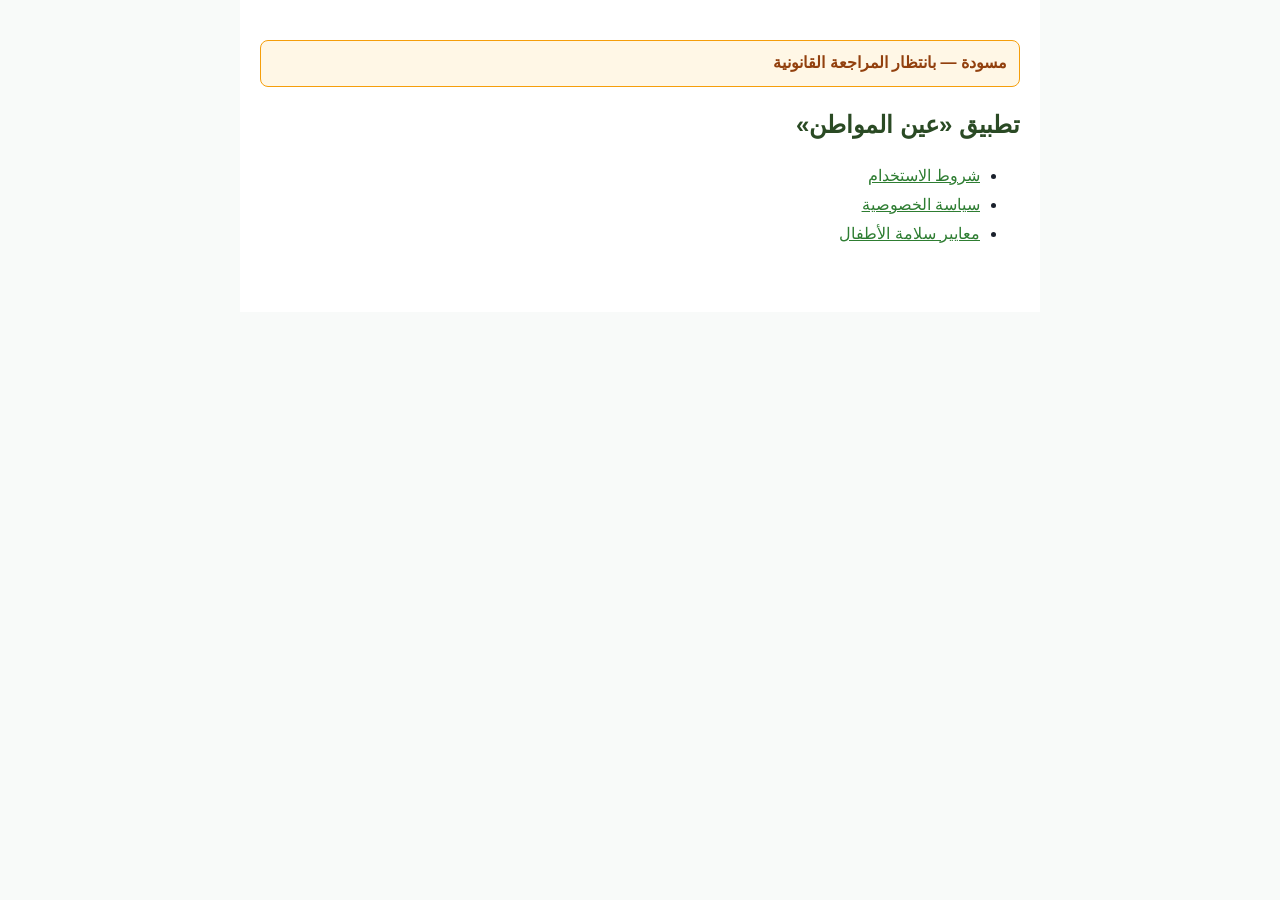
<file: index.html>
<!DOCTYPE html>
<html lang="ar" dir="rtl">
<head>
<meta charset="utf-8">
<meta name="viewport" content="width=device-width, initial-scale=1">
<title>عين المواطن — الصفحات القانونية</title>
<link rel="stylesheet" href="style.css">
</head>
<body>
<main>
<p class="draft">مسودة — بانتظار المراجعة القانونية</p>
<h1>تطبيق «عين المواطن»</h1>
<ul>
<li><a href="terms.html">شروط الاستخدام</a></li>
<li><a href="privacy.html">سياسة الخصوصية</a></li>
<li><a href="child-safety.html">معايير سلامة الأطفال</a></li>
</ul>
</main>
</body>
</html>
</file>
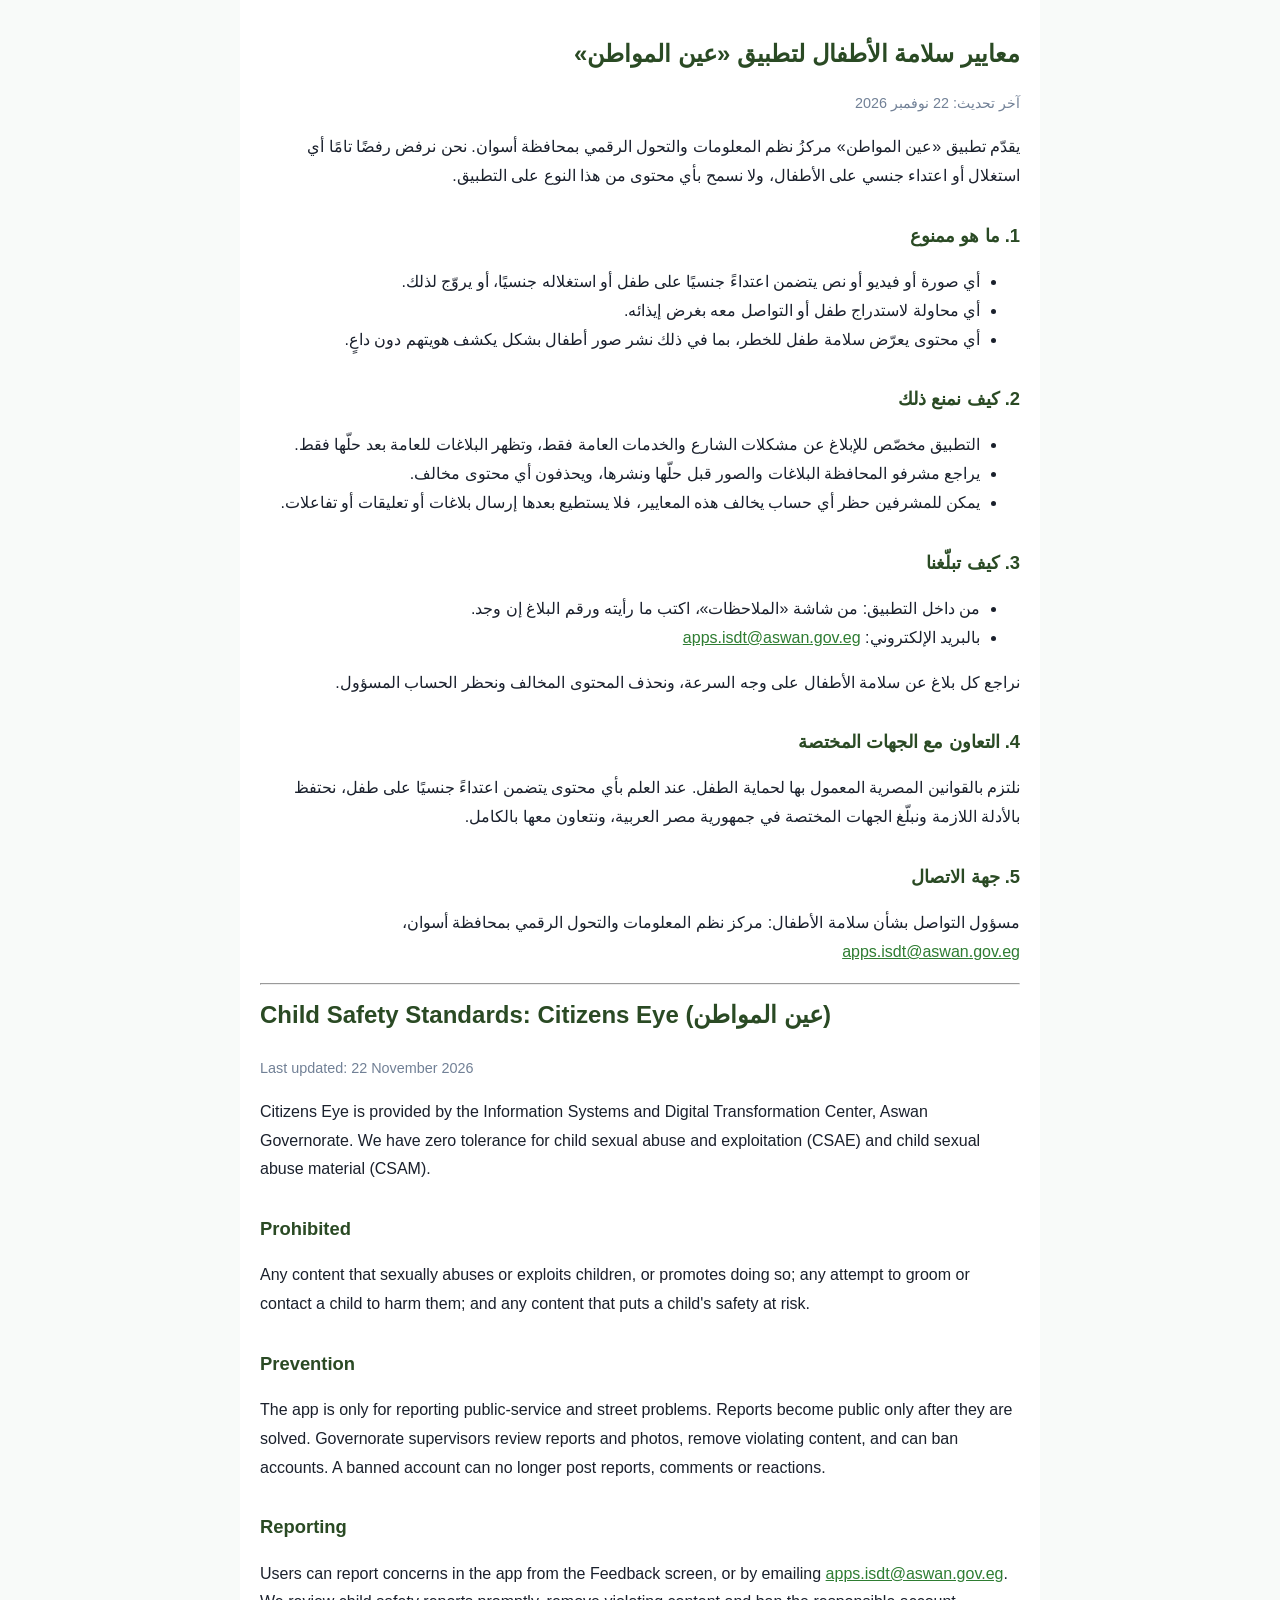
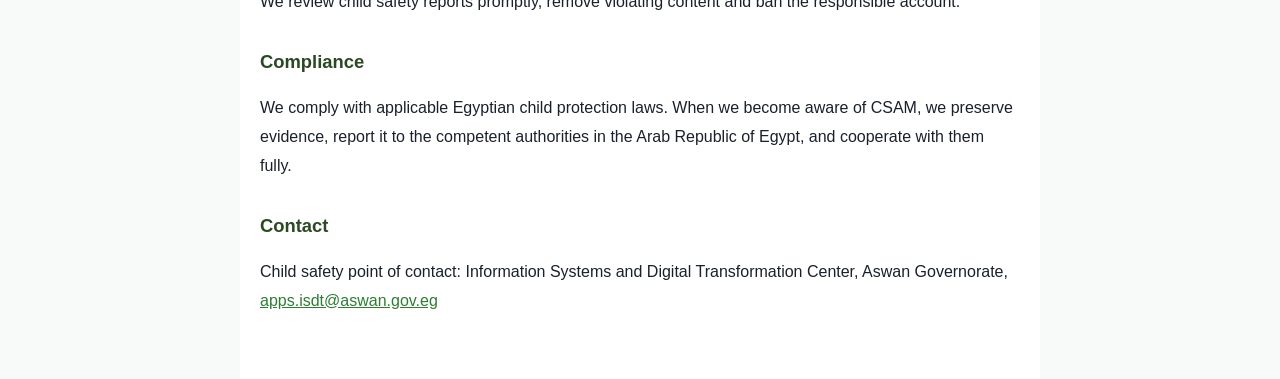
<file: child-safety.html>
<!DOCTYPE html>
<html lang="ar" dir="rtl">
<head>
<meta charset="utf-8">
<meta name="viewport" content="width=device-width, initial-scale=1">
<title>معايير سلامة الأطفال — عين المواطن</title>
<link rel="stylesheet" href="style.css">
</head>
<body>
<main>
<h1>معايير سلامة الأطفال لتطبيق «عين المواطن»</h1>
<p class="meta">آخر تحديث: 22 نوفمبر 2026</p>

<p>يقدّم تطبيق «عين المواطن» مركزُ نظم المعلومات والتحول الرقمي بمحافظة أسوان. نحن نرفض رفضًا تامًا أي استغلال أو اعتداء جنسي على الأطفال، ولا نسمح بأي محتوى من هذا النوع على التطبيق.</p>

<h2>1. ما هو ممنوع</h2>
<ul>
<li>أي صورة أو فيديو أو نص يتضمن اعتداءً جنسيًا على طفل أو استغلاله جنسيًا، أو يروّج لذلك.</li>
<li>أي محاولة لاستدراج طفل أو التواصل معه بغرض إيذائه.</li>
<li>أي محتوى يعرّض سلامة طفل للخطر، بما في ذلك نشر صور أطفال بشكل يكشف هويتهم دون داعٍ.</li>
</ul>

<h2>2. كيف نمنع ذلك</h2>
<ul>
<li>التطبيق مخصّص للإبلاغ عن مشكلات الشارع والخدمات العامة فقط، وتظهر البلاغات للعامة بعد حلّها فقط.</li>
<li>يراجع مشرفو المحافظة البلاغات والصور قبل حلّها ونشرها، ويحذفون أي محتوى مخالف.</li>
<li>يمكن للمشرفين حظر أي حساب يخالف هذه المعايير، فلا يستطيع بعدها إرسال بلاغات أو تعليقات أو تفاعلات.</li>
</ul>

<h2>3. كيف تبلّغنا</h2>
<ul>
<li>من داخل التطبيق: من شاشة «الملاحظات»، اكتب ما رأيته ورقم البلاغ إن وجد.</li>
<li>بالبريد الإلكتروني: <a href="mailto:apps.isdt@aswan.gov.eg">apps.isdt@aswan.gov.eg</a></li>
</ul>
<p>نراجع كل بلاغ عن سلامة الأطفال على وجه السرعة، ونحذف المحتوى المخالف ونحظر الحساب المسؤول.</p>

<h2>4. التعاون مع الجهات المختصة</h2>
<p>نلتزم بالقوانين المصرية المعمول بها لحماية الطفل. عند العلم بأي محتوى يتضمن اعتداءً جنسيًا على طفل، نحتفظ بالأدلة اللازمة ونبلّغ الجهات المختصة في جمهورية مصر العربية، ونتعاون معها بالكامل.</p>

<h2>5. جهة الاتصال</h2>
<p>مسؤول التواصل بشأن سلامة الأطفال: مركز نظم المعلومات والتحول الرقمي بمحافظة أسوان، <a href="mailto:apps.isdt@aswan.gov.eg">apps.isdt@aswan.gov.eg</a></p>

<hr>

<section lang="en" dir="ltr">
<h1>Child Safety Standards: Citizens Eye (عين المواطن)</h1>
<p class="meta">Last updated: 22 November 2026</p>
<p>Citizens Eye is provided by the Information Systems and Digital Transformation Center, Aswan Governorate. We have zero tolerance for child sexual abuse and exploitation (CSAE) and child sexual abuse material (CSAM).</p>
<h2>Prohibited</h2>
<p>Any content that sexually abuses or exploits children, or promotes doing so; any attempt to groom or contact a child to harm them; and any content that puts a child's safety at risk.</p>
<h2>Prevention</h2>
<p>The app is only for reporting public-service and street problems. Reports become public only after they are solved. Governorate supervisors review reports and photos, remove violating content, and can ban accounts. A banned account can no longer post reports, comments or reactions.</p>
<h2>Reporting</h2>
<p>Users can report concerns in the app from the Feedback screen, or by emailing <a href="mailto:apps.isdt@aswan.gov.eg">apps.isdt@aswan.gov.eg</a>. We review child safety reports promptly, remove violating content and ban the responsible account.</p>
<h2>Compliance</h2>
<p>We comply with applicable Egyptian child protection laws. When we become aware of CSAM, we preserve evidence, report it to the competent authorities in the Arab Republic of Egypt, and cooperate with them fully.</p>
<h2>Contact</h2>
<p>Child safety point of contact: Information Systems and Digital Transformation Center, Aswan Governorate, <a href="mailto:apps.isdt@aswan.gov.eg">apps.isdt@aswan.gov.eg</a></p>
</section>
</main>
</body>
</html>
</file>
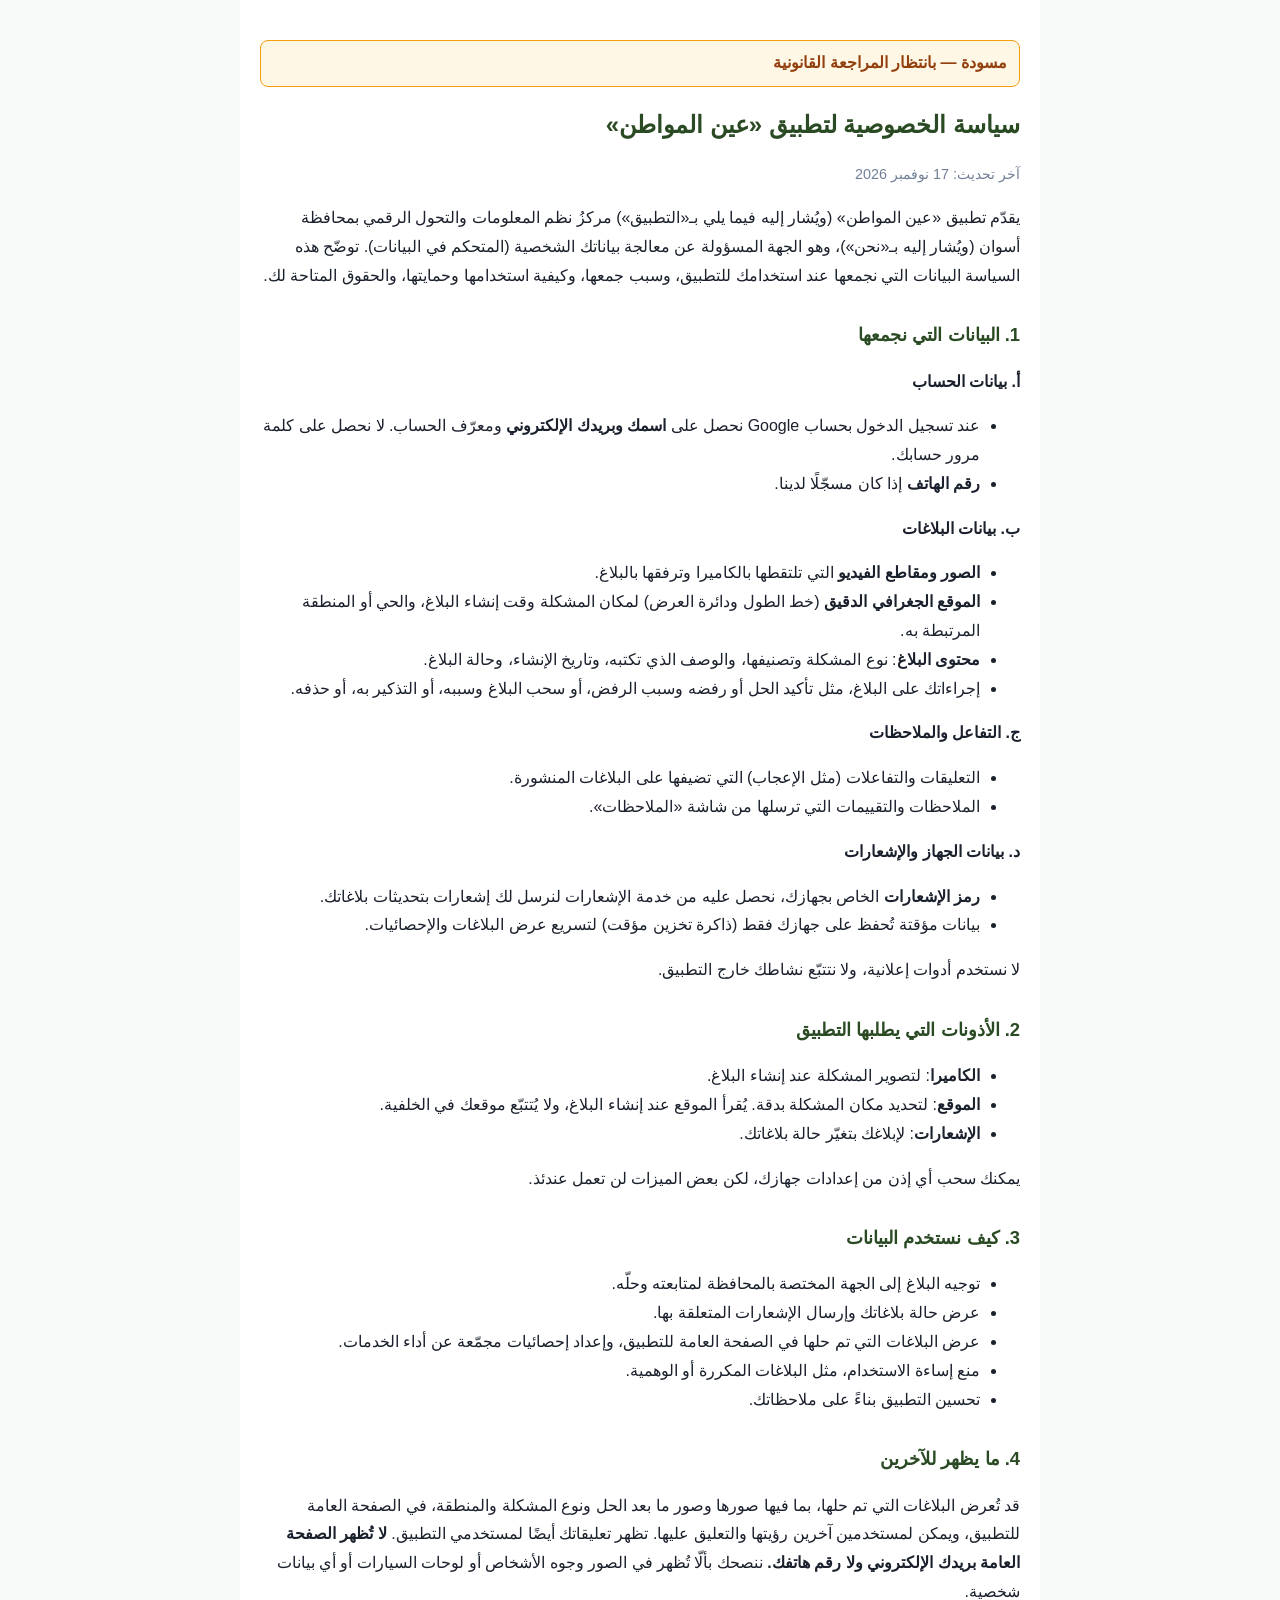
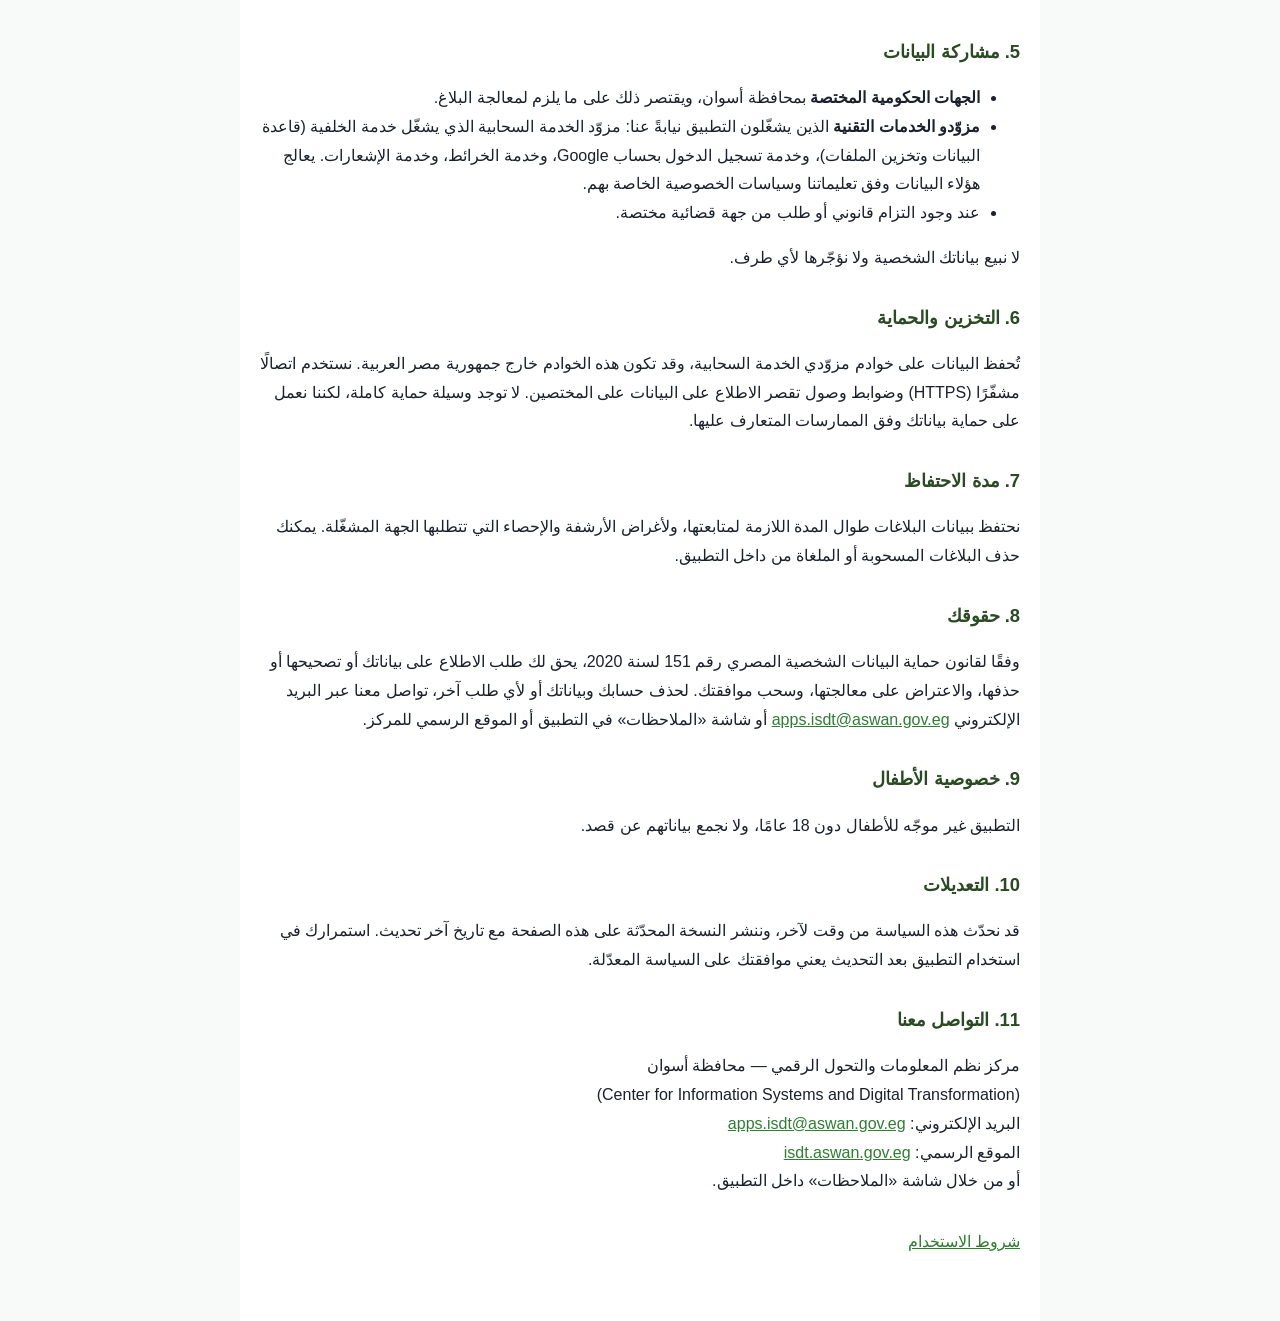
<file: privacy.html>
<!DOCTYPE html>
<html lang="ar" dir="rtl">
<head>
<meta charset="utf-8">
<meta name="viewport" content="width=device-width, initial-scale=1">
<title>سياسة الخصوصية — عين المواطن</title>
<link rel="stylesheet" href="style.css">
</head>
<body>
<main>
<p class="draft">مسودة — بانتظار المراجعة القانونية</p>
<h1>سياسة الخصوصية لتطبيق «عين المواطن»</h1>
<p class="meta">آخر تحديث: 17 نوفمبر 2026</p>

<p>يقدّم تطبيق «عين المواطن» (ويُشار إليه فيما يلي بـ«التطبيق») مركزُ نظم المعلومات والتحول الرقمي بمحافظة أسوان (ويُشار إليه بـ«نحن»)، وهو الجهة المسؤولة عن معالجة بياناتك الشخصية (المتحكم في البيانات). توضّح هذه السياسة البيانات التي نجمعها عند استخدامك للتطبيق، وسبب جمعها، وكيفية استخدامها وحمايتها، والحقوق المتاحة لك.</p>

<h2>1. البيانات التي نجمعها</h2>
<h3>أ. بيانات الحساب</h3>
<ul>
<li>عند تسجيل الدخول بحساب Google نحصل على <strong>اسمك وبريدك الإلكتروني</strong> ومعرّف الحساب. لا نحصل على كلمة مرور حسابك.</li>
<li><strong>رقم الهاتف</strong> إذا كان مسجّلًا لدينا.</li>
</ul>
<h3>ب. بيانات البلاغات</h3>
<ul>
<li><strong>الصور ومقاطع الفيديو</strong> التي تلتقطها بالكاميرا وترفقها بالبلاغ.</li>
<li><strong>الموقع الجغرافي الدقيق</strong> (خط الطول ودائرة العرض) لمكان المشكلة وقت إنشاء البلاغ، والحي أو المنطقة المرتبطة به.</li>
<li><strong>محتوى البلاغ</strong>: نوع المشكلة وتصنيفها، والوصف الذي تكتبه، وتاريخ الإنشاء، وحالة البلاغ.</li>
<li>إجراءاتك على البلاغ، مثل تأكيد الحل أو رفضه وسبب الرفض، أو سحب البلاغ وسببه، أو التذكير به، أو حذفه.</li>
</ul>
<h3>ج. التفاعل والملاحظات</h3>
<ul>
<li>التعليقات والتفاعلات (مثل الإعجاب) التي تضيفها على البلاغات المنشورة.</li>
<li>الملاحظات والتقييمات التي ترسلها من شاشة «الملاحظات».</li>
</ul>
<h3>د. بيانات الجهاز والإشعارات</h3>
<ul>
<li><strong>رمز الإشعارات</strong> الخاص بجهازك، نحصل عليه من خدمة الإشعارات لنرسل لك إشعارات بتحديثات بلاغاتك.</li>
<li>بيانات مؤقتة تُحفظ على جهازك فقط (ذاكرة تخزين مؤقت) لتسريع عرض البلاغات والإحصائيات.</li>
</ul>
<p>لا نستخدم أدوات إعلانية، ولا نتتبّع نشاطك خارج التطبيق.</p>

<h2>2. الأذونات التي يطلبها التطبيق</h2>
<ul>
<li><strong>الكاميرا</strong>: لتصوير المشكلة عند إنشاء البلاغ.</li>
<li><strong>الموقع</strong>: لتحديد مكان المشكلة بدقة. يُقرأ الموقع عند إنشاء البلاغ، ولا يُتتبّع موقعك في الخلفية.</li>
<li><strong>الإشعارات</strong>: لإبلاغك بتغيّر حالة بلاغاتك.</li>
</ul>
<p>يمكنك سحب أي إذن من إعدادات جهازك، لكن بعض الميزات لن تعمل عندئذ.</p>

<h2>3. كيف نستخدم البيانات</h2>
<ul>
<li>توجيه البلاغ إلى الجهة المختصة بالمحافظة لمتابعته وحلّه.</li>
<li>عرض حالة بلاغاتك وإرسال الإشعارات المتعلقة بها.</li>
<li>عرض البلاغات التي تم حلها في الصفحة العامة للتطبيق، وإعداد إحصائيات مجمّعة عن أداء الخدمات.</li>
<li>منع إساءة الاستخدام، مثل البلاغات المكررة أو الوهمية.</li>
<li>تحسين التطبيق بناءً على ملاحظاتك.</li>
</ul>

<h2>4. ما يظهر للآخرين</h2>
<p>قد تُعرض البلاغات التي تم حلها، بما فيها صورها وصور ما بعد الحل ونوع المشكلة والمنطقة، في الصفحة العامة للتطبيق، ويمكن لمستخدمين آخرين رؤيتها والتعليق عليها. تظهر تعليقاتك أيضًا لمستخدمي التطبيق. <strong>لا تُظهر الصفحة العامة بريدك الإلكتروني ولا رقم هاتفك.</strong> ننصحك بألّا تُظهر في الصور وجوه الأشخاص أو لوحات السيارات أو أي بيانات شخصية.</p>

<h2>5. مشاركة البيانات</h2>
<ul>
<li><strong>الجهات الحكومية المختصة</strong> بمحافظة أسوان، ويقتصر ذلك على ما يلزم لمعالجة البلاغ.</li>
<li><strong>مزوّدو الخدمات التقنية</strong> الذين يشغّلون التطبيق نيابةً عنا: مزوّد الخدمة السحابية الذي يشغّل خدمة الخلفية (قاعدة البيانات وتخزين الملفات)، وخدمة تسجيل الدخول بحساب Google، وخدمة الخرائط، وخدمة الإشعارات. يعالج هؤلاء البيانات وفق تعليماتنا وسياسات الخصوصية الخاصة بهم.</li>
<li>عند وجود التزام قانوني أو طلب من جهة قضائية مختصة.</li>
</ul>
<p>لا نبيع بياناتك الشخصية ولا نؤجّرها لأي طرف.</p>

<h2>6. التخزين والحماية</h2>
<p>تُحفظ البيانات على خوادم مزوّدي الخدمة السحابية، وقد تكون هذه الخوادم خارج جمهورية مصر العربية. نستخدم اتصالًا مشفّرًا (HTTPS) وضوابط وصول تقصر الاطلاع على البيانات على المختصين. لا توجد وسيلة حماية كاملة، لكننا نعمل على حماية بياناتك وفق الممارسات المتعارف عليها.</p>

<h2>7. مدة الاحتفاظ</h2>
<p>نحتفظ ببيانات البلاغات طوال المدة اللازمة لمتابعتها، ولأغراض الأرشفة والإحصاء التي تتطلبها الجهة المشغّلة. يمكنك حذف البلاغات المسحوبة أو الملغاة من داخل التطبيق.</p>

<h2>8. حقوقك</h2>
<p>وفقًا لقانون حماية البيانات الشخصية المصري رقم 151 لسنة 2020، يحق لك طلب الاطلاع على بياناتك أو تصحيحها أو حذفها، والاعتراض على معالجتها، وسحب موافقتك. لحذف حسابك وبياناتك أو لأي طلب آخر، تواصل معنا عبر البريد الإلكتروني <a href="mailto:apps.isdt@aswan.gov.eg">apps.isdt@aswan.gov.eg</a> أو شاشة «الملاحظات» في التطبيق أو الموقع الرسمي للمركز.</p>

<h2>9. خصوصية الأطفال</h2>
<p>التطبيق غير موجّه للأطفال دون 18 عامًا، ولا نجمع بياناتهم عن قصد.</p>

<h2>10. التعديلات</h2>
<p>قد نحدّث هذه السياسة من وقت لآخر، وننشر النسخة المحدّثة على هذه الصفحة مع تاريخ آخر تحديث. استمرارك في استخدام التطبيق بعد التحديث يعني موافقتك على السياسة المعدّلة.</p>

<h2>11. التواصل معنا</h2>
<p>مركز نظم المعلومات والتحول الرقمي — محافظة أسوان<br>
(Center for Information Systems and Digital Transformation)<br>
البريد الإلكتروني: <a href="mailto:apps.isdt@aswan.gov.eg">apps.isdt@aswan.gov.eg</a><br>
الموقع الرسمي: <a href="https://isdt.aswan.gov.eg">isdt.aswan.gov.eg</a><br>
أو من خلال شاشة «الملاحظات» داخل التطبيق.</p>

<p class="nav"><a href="terms.html">شروط الاستخدام</a></p>
</main>
</body>
</html>
</file>
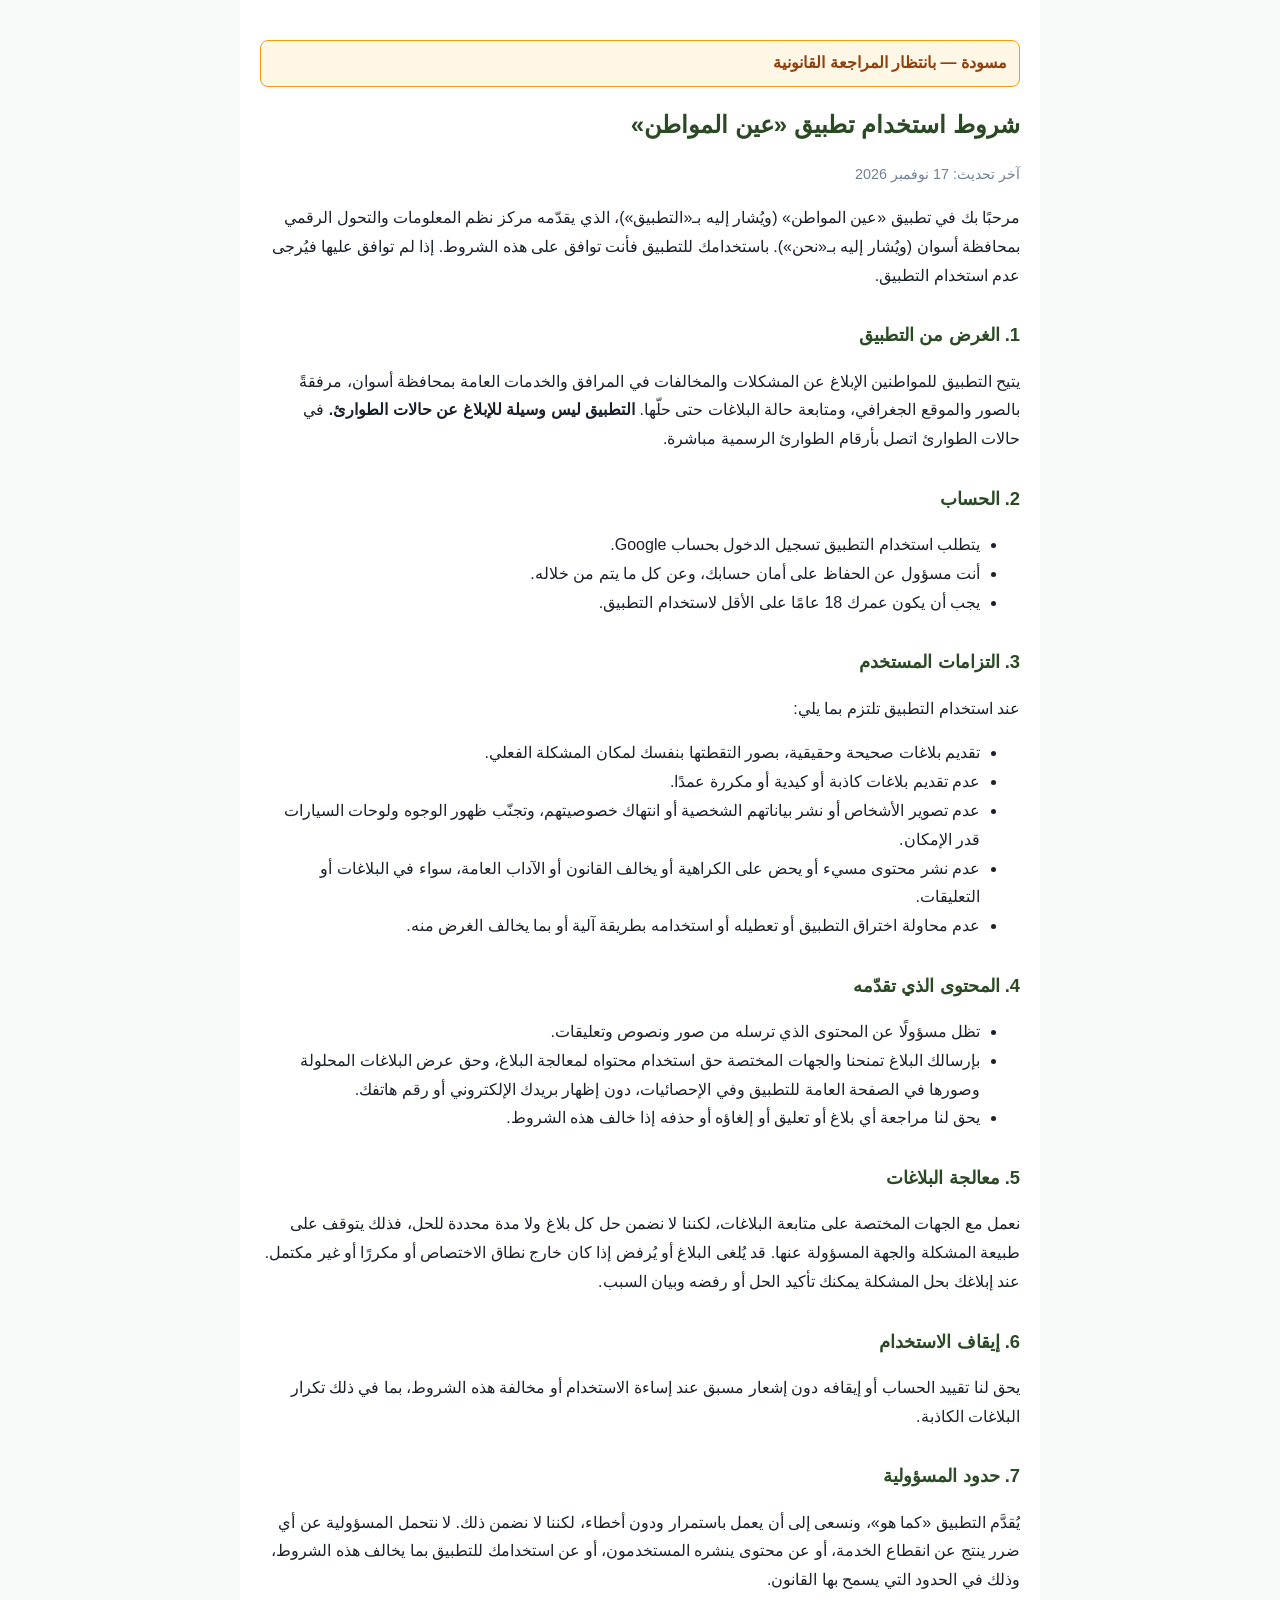
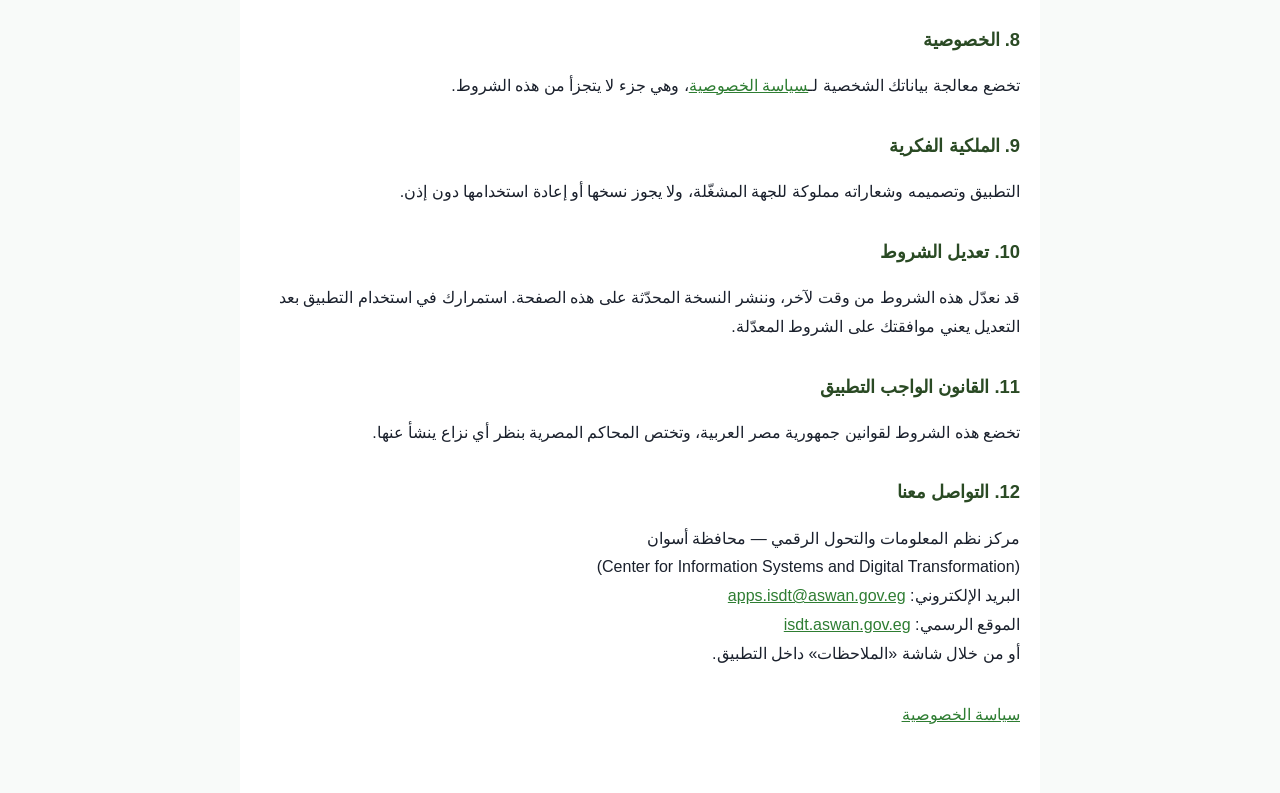
<file: terms.html>
<!DOCTYPE html>
<html lang="ar" dir="rtl">
<head>
<meta charset="utf-8">
<meta name="viewport" content="width=device-width, initial-scale=1">
<title>شروط الاستخدام — عين المواطن</title>
<link rel="stylesheet" href="style.css">
</head>
<body>
<main>
<p class="draft">مسودة — بانتظار المراجعة القانونية</p>
<h1>شروط استخدام تطبيق «عين المواطن»</h1>
<p class="meta">آخر تحديث: 17 نوفمبر 2026</p>

<p>مرحبًا بك في تطبيق «عين المواطن» (ويُشار إليه بـ«التطبيق»)، الذي يقدّمه مركز نظم المعلومات والتحول الرقمي بمحافظة أسوان (ويُشار إليه بـ«نحن»). باستخدامك للتطبيق فأنت توافق على هذه الشروط. إذا لم توافق عليها فيُرجى عدم استخدام التطبيق.</p>

<h2>1. الغرض من التطبيق</h2>
<p>يتيح التطبيق للمواطنين الإبلاغ عن المشكلات والمخالفات في المرافق والخدمات العامة بمحافظة أسوان، مرفقةً بالصور والموقع الجغرافي، ومتابعة حالة البلاغات حتى حلّها. <strong>التطبيق ليس وسيلة للإبلاغ عن حالات الطوارئ.</strong> في حالات الطوارئ اتصل بأرقام الطوارئ الرسمية مباشرة.</p>

<h2>2. الحساب</h2>
<ul>
<li>يتطلب استخدام التطبيق تسجيل الدخول بحساب Google.</li>
<li>أنت مسؤول عن الحفاظ على أمان حسابك، وعن كل ما يتم من خلاله.</li>
<li>يجب أن يكون عمرك 18 عامًا على الأقل لاستخدام التطبيق.</li>
</ul>

<h2>3. التزامات المستخدم</h2>
<p>عند استخدام التطبيق تلتزم بما يلي:</p>
<ul>
<li>تقديم بلاغات صحيحة وحقيقية، بصور التقطتها بنفسك لمكان المشكلة الفعلي.</li>
<li>عدم تقديم بلاغات كاذبة أو كيدية أو مكررة عمدًا.</li>
<li>عدم تصوير الأشخاص أو نشر بياناتهم الشخصية أو انتهاك خصوصيتهم، وتجنّب ظهور الوجوه ولوحات السيارات قدر الإمكان.</li>
<li>عدم نشر محتوى مسيء أو يحض على الكراهية أو يخالف القانون أو الآداب العامة، سواء في البلاغات أو التعليقات.</li>
<li>عدم محاولة اختراق التطبيق أو تعطيله أو استخدامه بطريقة آلية أو بما يخالف الغرض منه.</li>
</ul>

<h2>4. المحتوى الذي تقدّمه</h2>
<ul>
<li>تظل مسؤولًا عن المحتوى الذي ترسله من صور ونصوص وتعليقات.</li>
<li>بإرسالك البلاغ تمنحنا والجهات المختصة حق استخدام محتواه لمعالجة البلاغ، وحق عرض البلاغات المحلولة وصورها في الصفحة العامة للتطبيق وفي الإحصائيات، دون إظهار بريدك الإلكتروني أو رقم هاتفك.</li>
<li>يحق لنا مراجعة أي بلاغ أو تعليق أو إلغاؤه أو حذفه إذا خالف هذه الشروط.</li>
</ul>

<h2>5. معالجة البلاغات</h2>
<p>نعمل مع الجهات المختصة على متابعة البلاغات، لكننا لا نضمن حل كل بلاغ ولا مدة محددة للحل، فذلك يتوقف على طبيعة المشكلة والجهة المسؤولة عنها. قد يُلغى البلاغ أو يُرفض إذا كان خارج نطاق الاختصاص أو مكررًا أو غير مكتمل. عند إبلاغك بحل المشكلة يمكنك تأكيد الحل أو رفضه وبيان السبب.</p>

<h2>6. إيقاف الاستخدام</h2>
<p>يحق لنا تقييد الحساب أو إيقافه دون إشعار مسبق عند إساءة الاستخدام أو مخالفة هذه الشروط، بما في ذلك تكرار البلاغات الكاذبة.</p>

<h2>7. حدود المسؤولية</h2>
<p>يُقدَّم التطبيق «كما هو»، ونسعى إلى أن يعمل باستمرار ودون أخطاء، لكننا لا نضمن ذلك. لا نتحمل المسؤولية عن أي ضرر ينتج عن انقطاع الخدمة، أو عن محتوى ينشره المستخدمون، أو عن استخدامك للتطبيق بما يخالف هذه الشروط، وذلك في الحدود التي يسمح بها القانون.</p>

<h2>8. الخصوصية</h2>
<p>تخضع معالجة بياناتك الشخصية لـ<a href="privacy.html">سياسة الخصوصية</a>، وهي جزء لا يتجزأ من هذه الشروط.</p>

<h2>9. الملكية الفكرية</h2>
<p>التطبيق وتصميمه وشعاراته مملوكة للجهة المشغّلة، ولا يجوز نسخها أو إعادة استخدامها دون إذن.</p>

<h2>10. تعديل الشروط</h2>
<p>قد نعدّل هذه الشروط من وقت لآخر، وننشر النسخة المحدّثة على هذه الصفحة. استمرارك في استخدام التطبيق بعد التعديل يعني موافقتك على الشروط المعدّلة.</p>

<h2>11. القانون الواجب التطبيق</h2>
<p>تخضع هذه الشروط لقوانين جمهورية مصر العربية، وتختص المحاكم المصرية بنظر أي نزاع ينشأ عنها.</p>

<h2>12. التواصل معنا</h2>
<p>مركز نظم المعلومات والتحول الرقمي — محافظة أسوان<br>
(Center for Information Systems and Digital Transformation)<br>
البريد الإلكتروني: <a href="mailto:apps.isdt@aswan.gov.eg">apps.isdt@aswan.gov.eg</a><br>
الموقع الرسمي: <a href="https://isdt.aswan.gov.eg">isdt.aswan.gov.eg</a><br>
أو من خلال شاشة «الملاحظات» داخل التطبيق.</p>

<p class="nav"><a href="privacy.html">سياسة الخصوصية</a></p>
</main>
</body>
</html>
</file>
<file: style.css>
body {
  margin: 0;
  background: #f8faf9;
  color: #1a202c;
  font-family: "Tajawal", "Segoe UI", Tahoma, Arial, sans-serif;
  line-height: 1.8;
}
main {
  max-width: 760px;
  margin: 0 auto;
  padding: 24px 20px 48px;
  background: #fff;
}
h1 { font-size: 1.5rem; color: #2a4a24; margin-top: 8px; }
h2 { font-size: 1.15rem; color: #2a4a24; margin-top: 28px; }
h3 { font-size: 1rem; margin-bottom: 4px; }
a { color: #2e7d32; }
.meta { color: #718096; font-size: 0.9rem; }
.draft {
  background: #fff7e6;
  border: 1px solid #f59e0b;
  color: #92400e;
  padding: 8px 12px;
  border-radius: 8px;
  font-weight: 700;
}
.nav { margin-top: 32px; }
</file>
